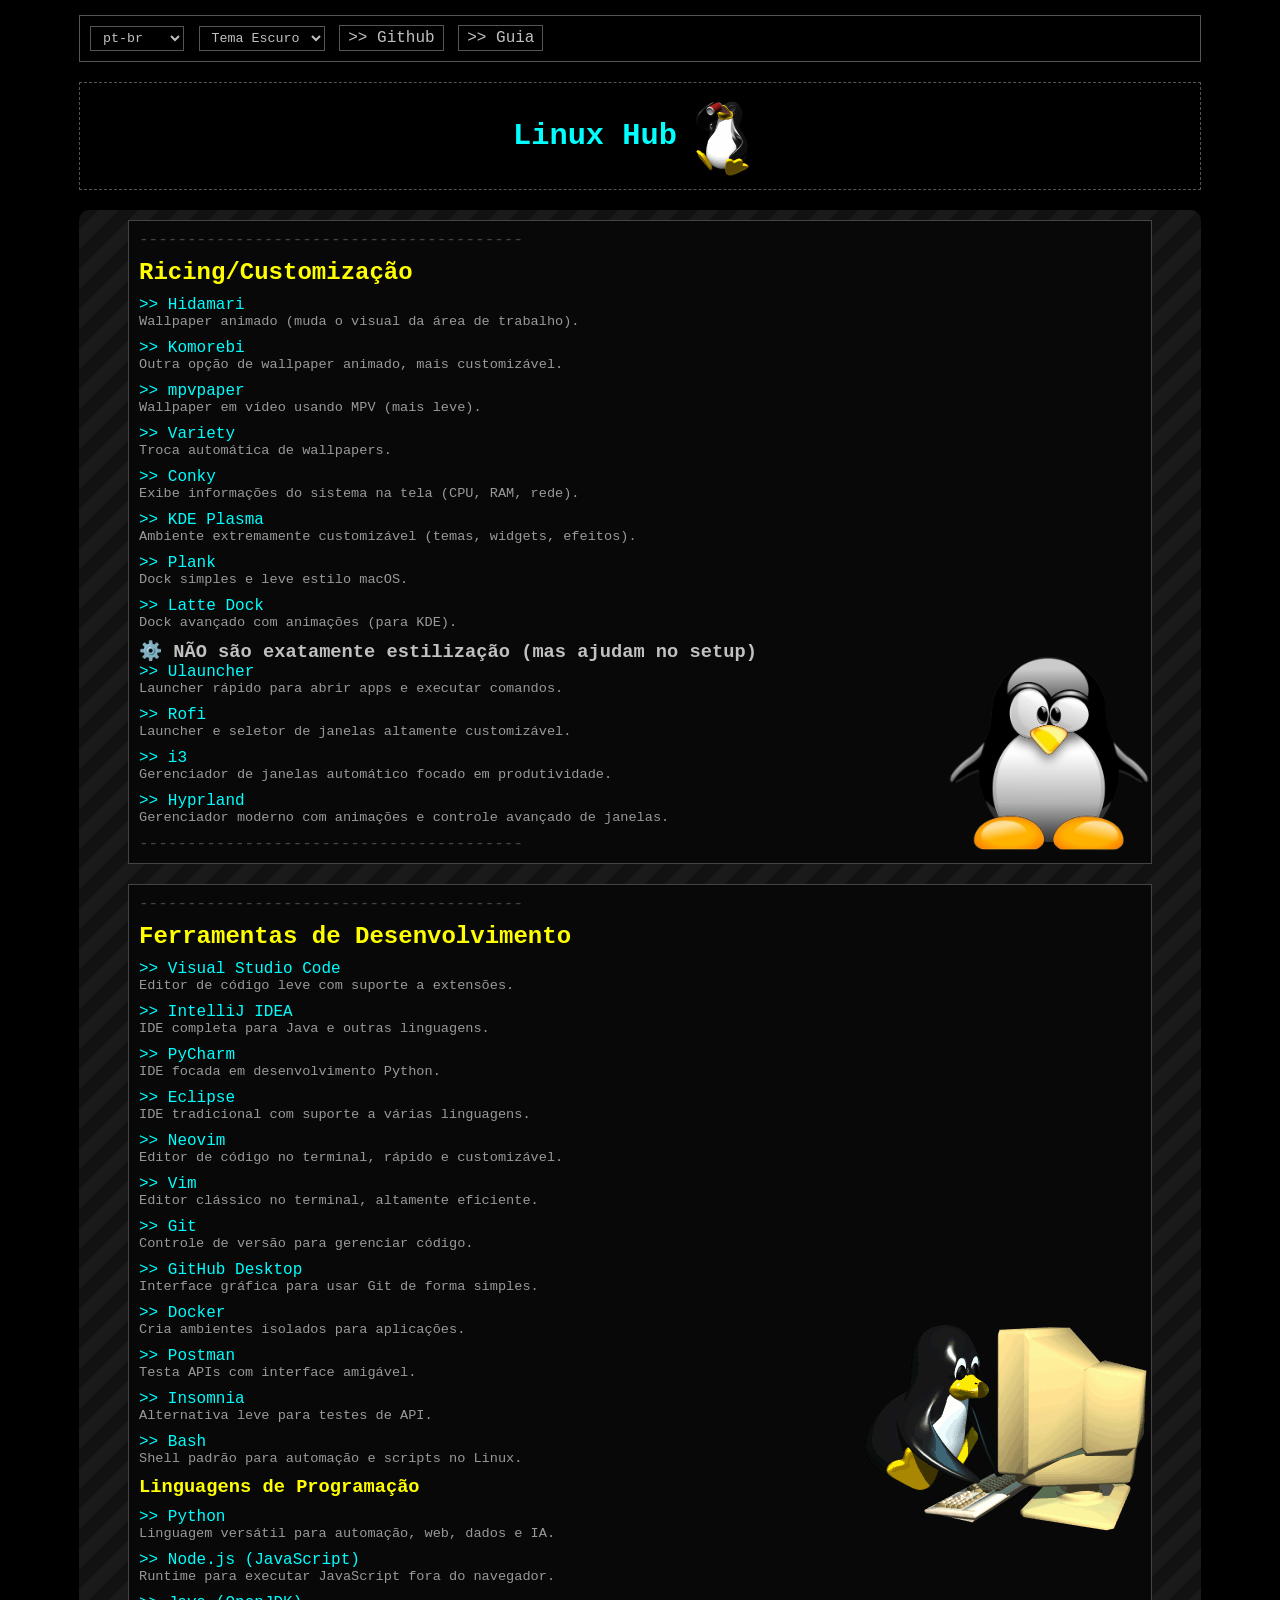
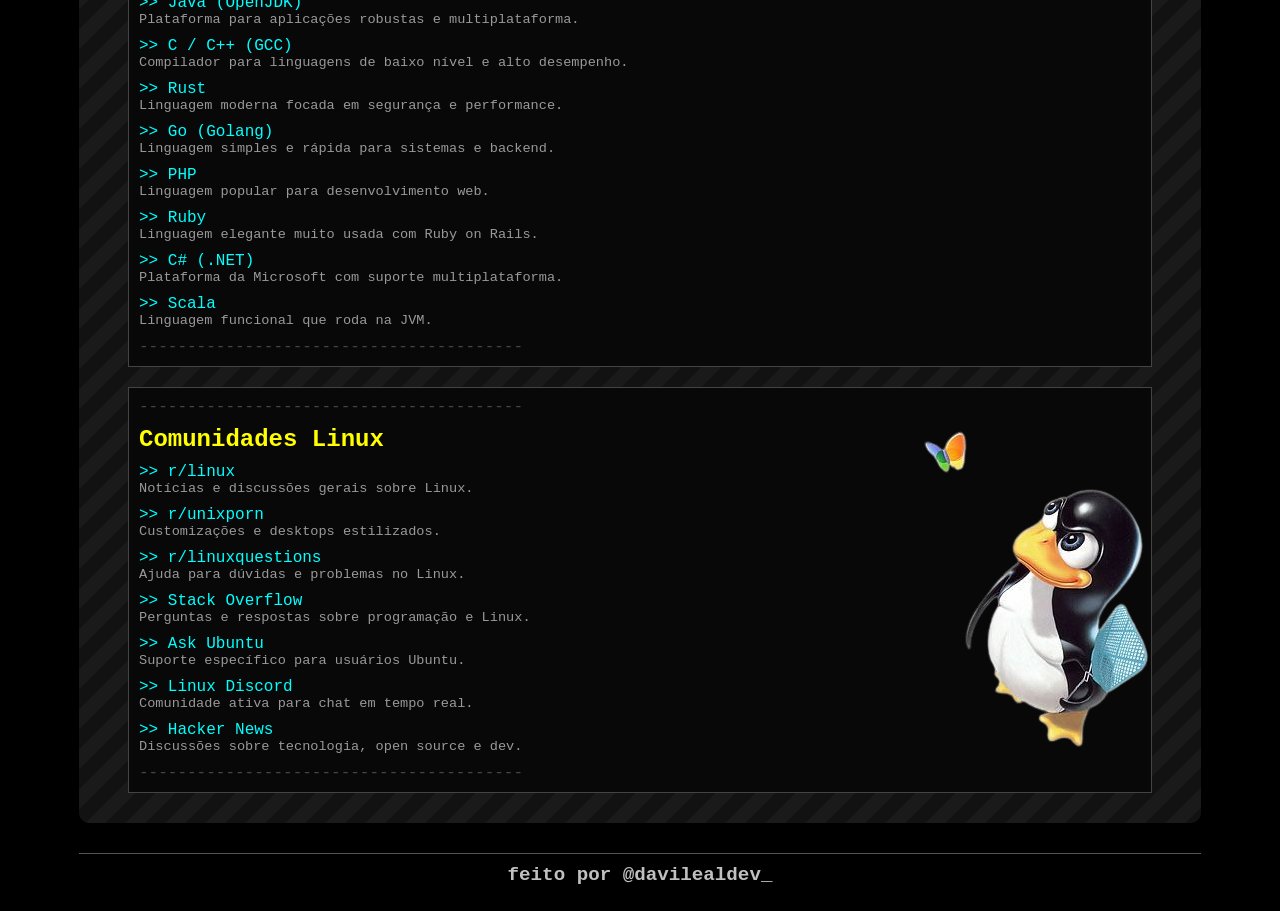
<file: index.html>
<!doctype html>
<html lang="pt-br">
  <head>
    <meta charset="UTF-8" />
    <meta name="viewport" content="width=device-width, initial-scale=1.0" />
    <title>Linux Links</title>
    <link rel="stylesheet" href="style.css" />
    <link rel="stylesheet" href="wallpaper.css">
  </head>

  <body>
    <nav>
      <select name="" id="">
        <option value="">pt-br</option>
        <option value="">English</option>
        <option value="">Русский</option>
        <option value="">日本語</option>
      </select>

      <select id="themeSelector">
        <option value="dark">Tema Escuro</option>
        <option value="light">Tema Claro</option>
      </select>

      <a href="https://github.com/davilealdev/LinuxFastLinks" target="_blank"
        >Github</a
      >
      <a href="guide.html">Guia</a>
    </nav>
    <header>
      <h1>Linux <span>Hub</span></h1>
      <img src="assets/tux com lata.gif" alt="" />
    </header>
    <main class="wallpaper">
      <section id="rice-links">
        <h2 class="sectiontitle">Ricing/Customização</h2>
        <ul>
          <li>
            <a href="https://flathub.org/pt-BR/apps/io.github.jeffshee.Hidamari"
              >Hidamari</a
            >
            <p>Wallpaper animado (muda o visual da área de trabalho).</p>
          </li>
          <li>
            <a href="http://sourceforge.net/projects/komorebi-linux.mirror/"
              >Komorebi</a
            >
            <p>Outra opção de wallpaper animado, mais customizável.</p>
          </li>
          <li>
            <a href="https://github.com/GhostNaN/mpvpaper">mpvpaper</a>
            <p>Wallpaper em vídeo usando MPV (mais leve).</p>
          </li>
          <li>
            <a href="https://github.com/varietywalls/variety">Variety</a>
            <p>Troca automática de wallpapers.</p>
          </li>
          <li>
            <a href="https://github.com/brndnmtthws/conky">Conky</a>
            <p>Exibe informações do sistema na tela (CPU, RAM, rede).</p>
          </li>

          <li>
            <a href="https://kde.org/plasma-desktop/">KDE Plasma</a>
            <p>Ambiente extremamente customizável (temas, widgets, efeitos).</p>
          </li>

          <li>
            <a href="https://launchpad.net/plank">Plank</a>
            <p>Dock simples e leve estilo macOS.</p>
          </li>

          <li>
            <a href="https://github.com/KDE/latte-dock">Latte Dock</a>
            <p>Dock avançado com animações (para KDE).</p>
          </li>

          <h3>⚙️ NÃO são exatamente estilização (mas ajudam no setup)</h3>
          <li>
            <a href="https://ulauncher.io">Ulauncher</a>
            <p>Launcher rápido para abrir apps e executar comandos.</p>
          </li>

          <li>
            <a href="https://github.com/davatorium/rofi">Rofi</a>
            <p>Launcher e seletor de janelas altamente customizável.</p>
          </li>

          <li>
            <a href="https://i3wm.org">i3</a>
            <p>Gerenciador de janelas automático focado em produtividade.</p>
          </li>

          <li>
            <a href="https://hyprland.org">Hyprland</a>
            <p>
              Gerenciador moderno com animações e controle avançado de janelas.
            </p>
          </li>
        </ul>
      </section>
      
      <section class="forProgrammers">
        <h2 class="sectiontitle">Ferramentas de Desenvolvimento</h2>

        <ul>
          <li>
            <a href="https://code.visualstudio.com">Visual Studio Code</a>
            <p>Editor de código leve com suporte a extensões.</p>
          </li>

          <li>
            <a href="https://www.jetbrains.com/idea/">IntelliJ IDEA</a>
            <p>IDE completa para Java e outras linguagens.</p>
          </li>

          <li>
            <a href="https://www.jetbrains.com/pycharm/">PyCharm</a>
            <p>IDE focada em desenvolvimento Python.</p>
          </li>

          <li>
            <a href="https://www.eclipse.org">Eclipse</a>
            <p>IDE tradicional com suporte a várias linguagens.</p>
          </li>

          <li>
            <a href="https://neovim.io">Neovim</a>
            <p>Editor de código no terminal, rápido e customizável.</p>
          </li>

          <li>
            <a href="https://www.vim.org">Vim</a>
            <p>Editor clássico no terminal, altamente eficiente.</p>
          </li>

          <li>
            <a href="https://git-scm.com/install/linux">Git</a>
            <p>Controle de versão para gerenciar código.</p>
          </li>

          <li>
            <a href="https://desktop.github.com">GitHub Desktop</a>
            <p>Interface gráfica para usar Git de forma simples.</p>
          </li>

          <li>
            <a href="https://www.docker.com">Docker</a>
            <p>Cria ambientes isolados para aplicações.</p>
          </li>

          <li>
            <a href="https://www.postman.com">Postman</a>
            <p>Testa APIs com interface amigável.</p>
          </li>

          <li>
            <a href="https://insomnia.rest">Insomnia</a>
            <p>Alternativa leve para testes de API.</p>
          </li>

          <li>
            <a href="https://www.gnu.org/software/bash/">Bash</a>
            <p>Shell padrão para automação e scripts no Linux.</p>
          </li>
        </ul>

        <ul>
          <h3 class="sectiontitle">Linguagens de Programação</h3>

          <li>
            <a href="https://www.python.org">Python</a>
            <p>Linguagem versátil para automação, web, dados e IA.</p>
          </li>

          <li>
            <a href="https://nodejs.org">Node.js (JavaScript)</a>
            <p>Runtime para executar JavaScript fora do navegador.</p>
          </li>

          <li>
            <a href="https://openjdk.org">Java (OpenJDK)</a>
            <p>Plataforma para aplicações robustas e multiplataforma.</p>
          </li>

          <li>
            <a href="https://gcc.gnu.org">C / C++ (GCC)</a>
            <p>Compilador para linguagens de baixo nível e alto desempenho.</p>
          </li>

          <li>
            <a href="https://www.rust-lang.org">Rust</a>
            <p>Linguagem moderna focada em segurança e performance.</p>
          </li>

          <li>
            <a href="https://go.dev">Go (Golang)</a>
            <p>Linguagem simples e rápida para sistemas e backend.</p>
          </li>

          <li>
            <a href="https://www.php.net">PHP</a>
            <p>Linguagem popular para desenvolvimento web.</p>
          </li>

          <li>
            <a href="https://www.ruby-lang.org">Ruby</a>
            <p>Linguagem elegante muito usada com Ruby on Rails.</p>
          </li>

          <li>
            <a href="https://dotnet.microsoft.com">C# (.NET)</a>
            <p>Plataforma da Microsoft com suporte multiplataforma.</p>
          </li>

          <li>
            <a href="https://www.scala-lang.org">Scala</a>
            <p>Linguagem funcional que roda na JVM.</p>
          </li>
        </ul>
      </section>
      <section id="communities">
        <h2 class="sectiontitle">Comunidades Linux</h2>
        <ul>
          <li>
            <a href="https://www.reddit.com/r/linux">r/linux</a>
            <p>Notícias e discussões gerais sobre Linux.</p>
          </li>

          <li>
            <a href="https://www.reddit.com/r/unixporn">r/unixporn</a>
            <p>Customizações e desktops estilizados.</p>
          </li>

          <li>
            <a href="https://www.reddit.com/r/linuxquestions"
              >r/linuxquestions</a
            >
            <p>Ajuda para dúvidas e problemas no Linux.</p>
          </li>

          <li>
            <a href="https://stackoverflow.com">Stack Overflow</a>
            <p>Perguntas e respostas sobre programação e Linux.</p>
          </li>

          <li>
            <a href="https://askubuntu.com">Ask Ubuntu</a>
            <p>Suporte específico para usuários Ubuntu.</p>
          </li>

          <li>
            <a href="https://discord.gg/linux">Linux Discord</a>
            <p>Comunidade ativa para chat em tempo real.</p>
          </li>

          <li>
            <a href="https://news.ycombinator.com">Hacker News</a>
            <p>Discussões sobre tecnologia, open source e dev.</p>
          </li>
        </ul>

        
      </section>
    </main>
    <footer align="center">
      <h2 id="madeBy">feito por @davilealdev</h2>
    </footer>

    <script src="scripts/script.js"></script>
  </body>
</html>
</file>
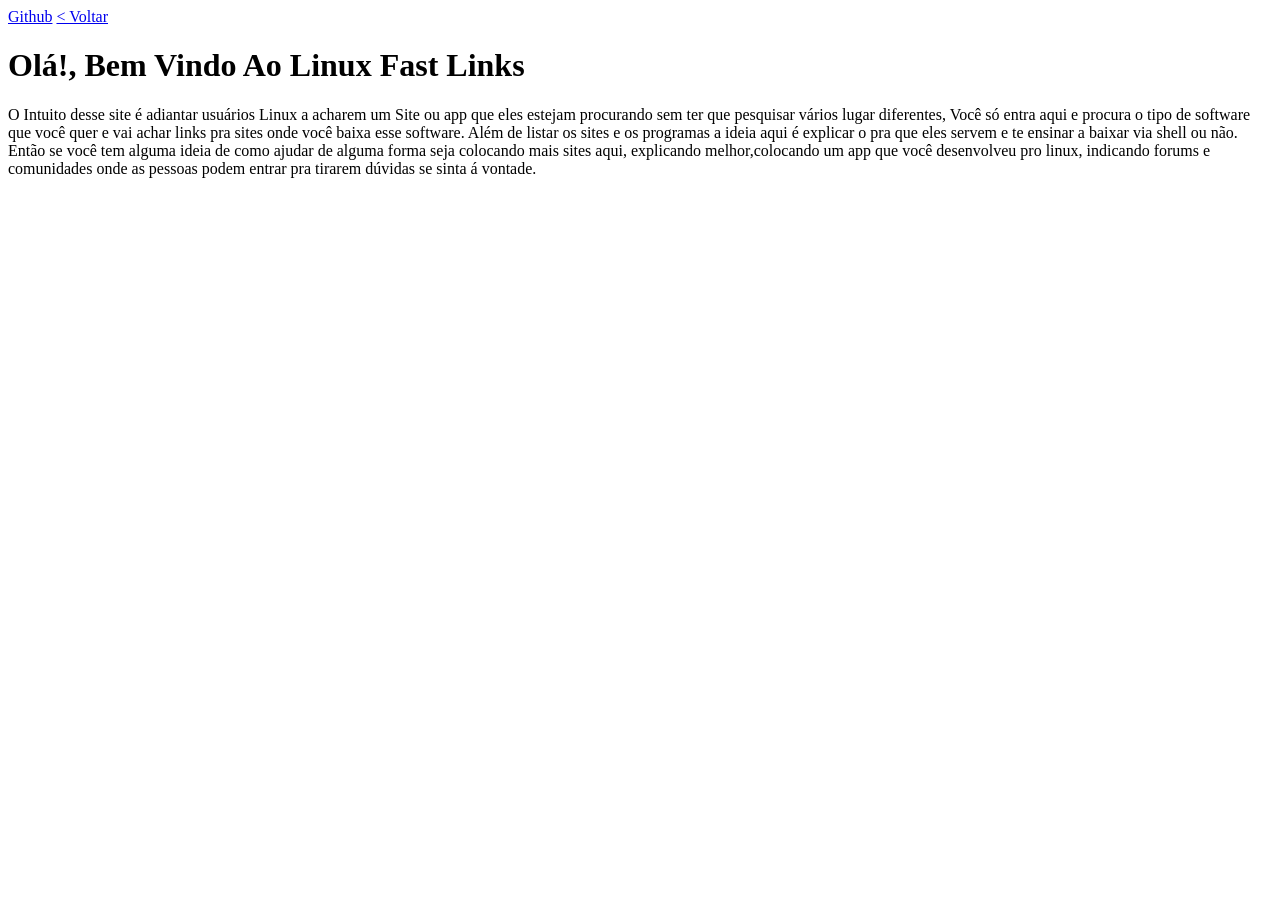
<file: guide.html>
<!DOCTYPE html>
<html lang="en">
<head>
    <meta charset="UTF-8">
    <meta name="viewport" content="width=device-width, initial-scale=1.0">
    <title>Linuxfastlinks | Guides</title>
</head>
<body>
    <nav>
        <a href="https://github.com/davilealdev/LinuxFastLinks">Github</a>
        <a href="index.html"> < Voltar</a>
    </nav>
        <h1>Olá!, Bem Vindo Ao Linux Fast Links</h1>
    <header>
        <p>O Intuito desse site é adiantar usuários Linux a acharem um Site ou app que eles estejam procurando sem ter que pesquisar vários lugar diferentes, Você só entra aqui e procura o tipo de software que você quer e vai achar links pra sites onde você baixa esse software. Além de listar os sites e os programas a ideia aqui é explicar o pra que eles servem e te ensinar a baixar via shell ou não. Então se você tem alguma ideia de como ajudar de alguma forma seja colocando mais sites aqui, explicando melhor,colocando um app que você desenvolveu pro linux, indicando forums e comunidades onde as pessoas podem entrar pra tirarem dúvidas se sinta á vontade. </p>
    </header>
</body>
</html>
</file>
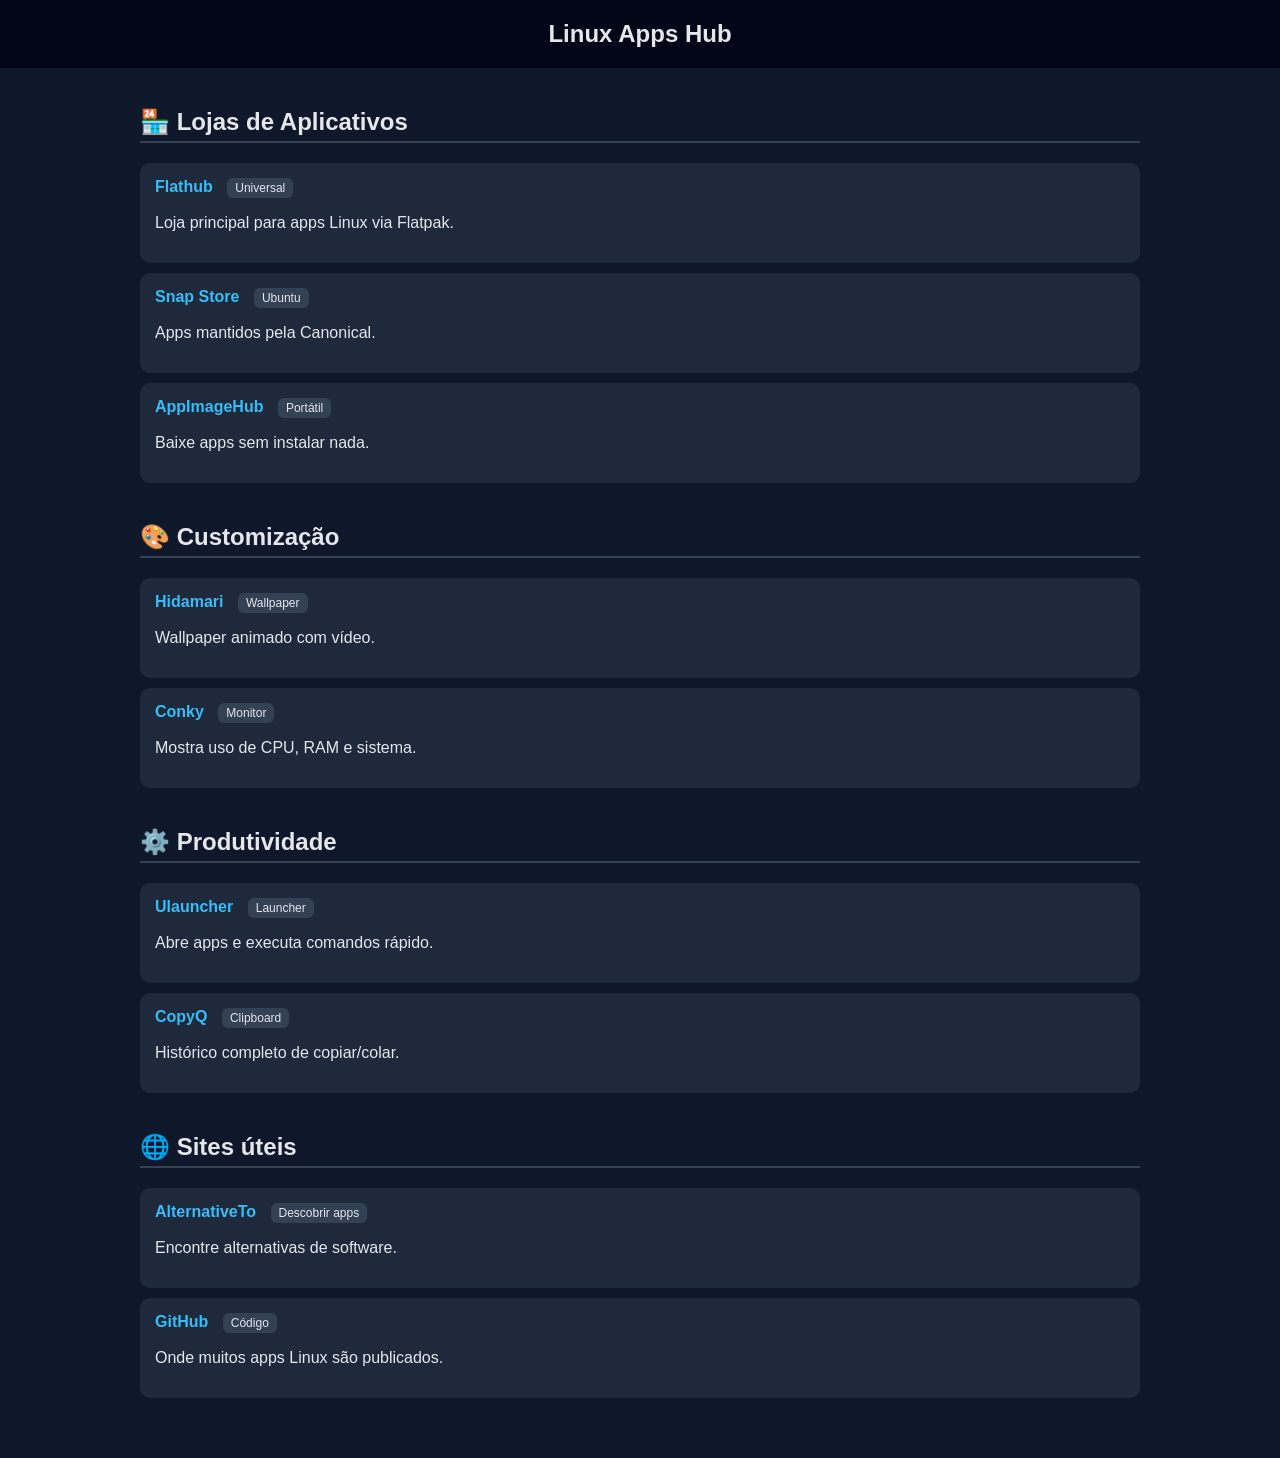
<file: test.html>
<!DOCTYPE html>
<html lang="pt-BR">
<head>
  <meta charset="UTF-8">
  <meta name="viewport" content="width=device-width, initial-scale=1.0">
  <title>Linux Apps Hub</title>
  <style>
    body {
      font-family: Arial, sans-serif;
      margin: 0;
      background: #0f172a;
      color: #e5e7eb;
    }
    header {
      background: #020617;
      padding: 20px;
      text-align: center;
      font-size: 24px;
      font-weight: bold;
    }
    .container {
      padding: 20px;
      max-width: 1000px;
      margin: auto;
    }
    .section {
      margin-bottom: 40px;
    }
    .section h2 {
      border-bottom: 2px solid #334155;
      padding-bottom: 5px;
    }
    .card {
      background: #1e293b;
      padding: 15px;
      margin: 10px 0;
      border-radius: 10px;
      transition: 0.2s;
    }
    .card:hover {
      background: #334155;
    }
    a {
      color: #38bdf8;
      text-decoration: none;
      font-weight: bold;
    }
    .tag {
      display: inline-block;
      background: #334155;
      padding: 3px 8px;
      border-radius: 6px;
      font-size: 12px;
      margin-left: 10px;
    }
  </style>
</head>
<body>

<header>
  Linux Apps Hub
</header>

<div class="container">

  <div class="section">
    <h2>🏪 Lojas de Aplicativos</h2>

    <div class="card">
      <a href="https://flathub.org" target="_blank">Flathub</a>
      <span class="tag">Universal</span>
      <p>Loja principal para apps Linux via Flatpak.</p>
    </div>

    <div class="card">
      <a href="https://snapcraft.io" target="_blank">Snap Store</a>
      <span class="tag">Ubuntu</span>
      <p>Apps mantidos pela Canonical.</p>
    </div>

    <div class="card">
      <a href="https://www.appimagehub.com" target="_blank">AppImageHub</a>
      <span class="tag">Portátil</span>
      <p>Baixe apps sem instalar nada.</p>
    </div>

  </div>

  <div class="section">
    <h2>🎨 Customização</h2>

    <div class="card">
      <a href="#">Hidamari</a>
      <span class="tag">Wallpaper</span>
      <p>Wallpaper animado com vídeo.</p>
    </div>

    <div class="card">
      <a href="#">Conky</a>
      <span class="tag">Monitor</span>
      <p>Mostra uso de CPU, RAM e sistema.</p>
    </div>

  </div>

  <div class="section">
    <h2>⚙️ Produtividade</h2>

    <div class="card">
      <a href="#">Ulauncher</a>
      <span class="tag">Launcher</span>
      <p>Abre apps e executa comandos rápido.</p>
    </div>

    <div class="card">
      <a href="#">CopyQ</a>
      <span class="tag">Clipboard</span>
      <p>Histórico completo de copiar/colar.</p>
    </div>

  </div>

  <div class="section">
    <h2>🌐 Sites úteis</h2>

    <div class="card">
      <a href="https://alternativeto.net" target="_blank">AlternativeTo</a>
      <span class="tag">Descobrir apps</span>
      <p>Encontre alternativas de software.</p>
    </div>

    <div class="card">
      <a href="https://github.com" target="_blank">GitHub</a>
      <span class="tag">Código</span>
      <p>Onde muitos apps Linux são publicados.</p>
    </div>

  </div>

</div>

</body>
</html>
</file>
<file: style.css>
/* RESET */
* {
  margin: 0;
  padding: 0;
  box-sizing: border-box;
}

/* BASE */
body {
  background: black;
  color: #c0c0c0;
  font-family: "Courier New", monospace;
  max-width: 90vw;
  margin: auto;
  padding: 15px;
}
#madeBy::after {
  content: "_";
  animation: blink 1s infinite;
}

@keyframes blink {
  0%, 50%, 100% { opacity: 1; }
  25%, 75% { opacity: 0; }
}

/* NAV */
nav {
  margin-bottom: 20px;
  padding: 10px;
  border: 1px solid #555;
}

nav a,
nav select {
  background: black;
  color: #c0c0c0;
  border: 1px solid #555;
  padding: 3px 8px;
  margin-right: 5px;
  font-family: inherit;
}

nav a:hover,
nav select:hover {
  background: #222;
}

/* HEADER */
header {
  margin-bottom: 20px;
  display: flex;
  align-items: center;
  justify-content: center;
  padding: 10px;
  border: 1px dashed #555;
  
}

header h1 {
  font-size: 1.9rem;
  color: #00ffff;
}

header img {
  width: 90px;

}

main{
    width: 70vw;
    margin: auto;
    padding: 10px;
    border-radius: 10px;
}

/* SECTIONS */
section {
  width: 80vw;
  
  padding: 10px;
  border: 1px solid #444;
  background-color: #080808;
  margin: auto;
  margin-bottom: 20px;
  
 
}

#rice-links{
    background-image: url('assets/linux_mini_tux.png');
   background-repeat: no-repeat;
   background-position-y: bottom;
   background-position-x: right;
   background-size: 20%;
}

.forProgrammers{
    background-image: url('assets/tux\ no\ pc.gif');
    background-repeat: no-repeat;
    background-position-x: right;
    background-position-y: center ;
}

#communities{
    background-image: url('assets/linux_penguin_catching_butterfly.png');
    background-repeat: no-repeat;
    background-position-x: right;
    background-position-y: center ;
}

/* TITLES */
.sectiontitle {
  margin-bottom: 10px;
  color: #ffff00;
}

/* LIST */
ul {
  list-style: none;
}

li {
  margin-bottom: 10px;
}

/* LINKS */
a {
  color: #00ffff;
  text-decoration: none;
}

a::before {
  content: ">> ";
}

a:hover {
  text-decoration: underline;
}

/* TEXT */
p {
  font-size: 0.85rem;
  color: #999;
}

/* FOOTER */
footer {
  margin-top: 30px;
  padding: 10px;
  border-top: 1px solid #555;
  text-align: center;
  font-size: 0.8rem;
}

/* ASCII vibe */
section::before {
  content: "----------------------------------------";
  display: block;
  color: #444;
  margin-bottom: 10px;
}

section::after {
  content: "----------------------------------------";
  display: block;
  color: #444;
  margin-top: 10px;
}
</file>
<file: wallpaper.css>
/* From Uiverse.io by jeremyssocial */ 
.wallpaper {
  /* Basic dimensions and centering */
  width: 100%;
  height: 100%;


  /* Dark mode colors and gradient */
  background: #121212; /* Fallback for browsers that don't support gradients */
  background: linear-gradient(
    135deg,
    #121212 25%,
    #1a1a1a 25%,
    #1a1a1a 50%,
    #121212 50%,
    #121212 75%,
    #1a1a1a 75%,
    #1a1a1a
  );
  background-size: 40px 40px;

  /* Animation */
  animation: move 6s linear infinite;
}

@keyframes move {
  0% {
    background-position: 0 0;
  }
  100% {
    background-position: 40px 40px;
  }
}
</file>
